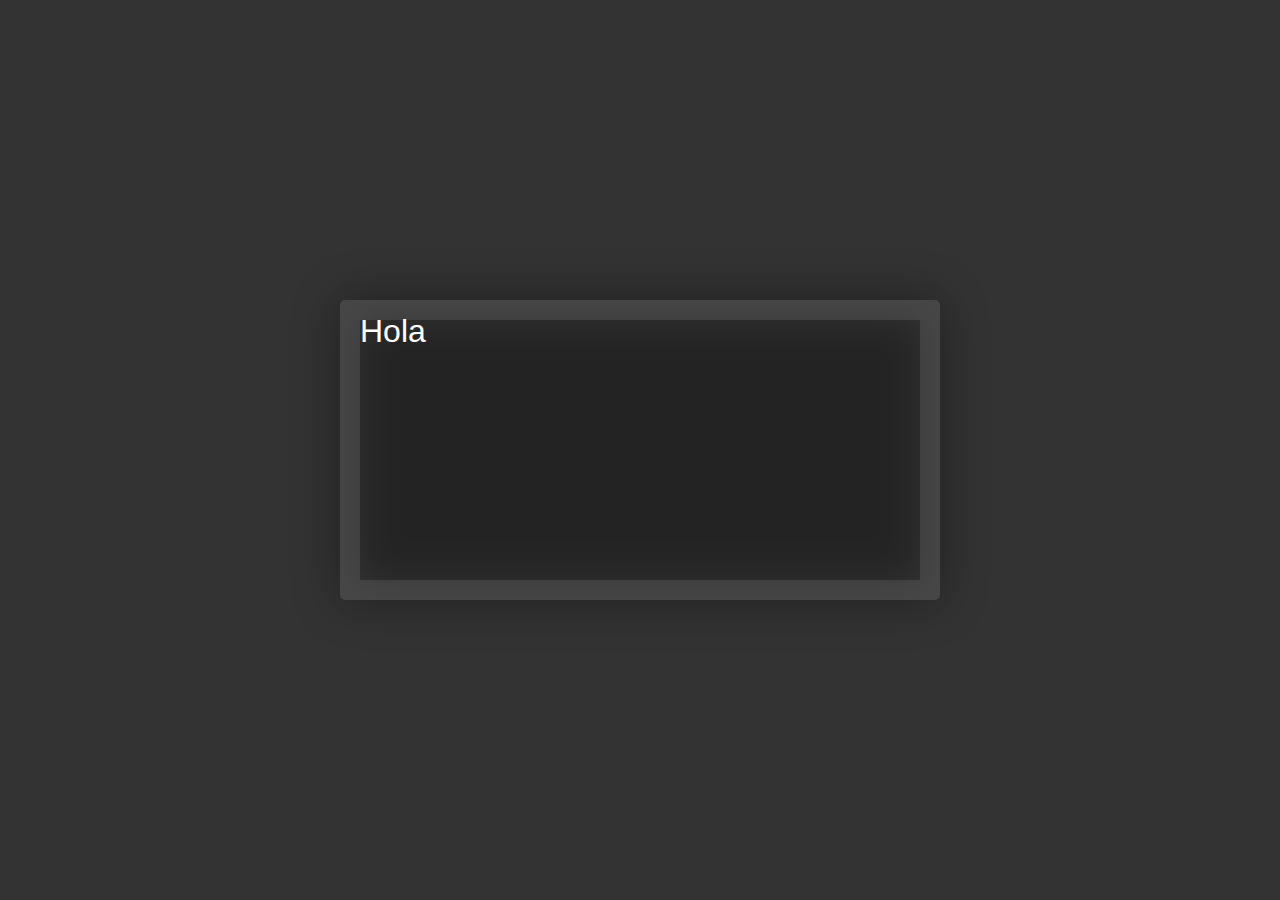
<file: cards-3D-effect/index.html>
<!DOCTYPE html>
<html lang="en">
<head>
    <meta charset="UTF-8">
    <meta http-equiv="X-UA-Compatible" content="IE=edge">
    <meta name="viewport" content="width=device-width, initial-scale=1.0">
    <title>Card 3D effect</title>
    <script src="./src/js/main.js" defer></script>
    <link rel="stylesheet" href="./src/css/main.css">
</head>
<body>
    <div class="container">
        <div class="card_container">
            <div class="cards">
                <h1>Hola</h1>
                <div class="bg"></div>
            </div>
        </div>
    </div>
</body>
</html>
</file>
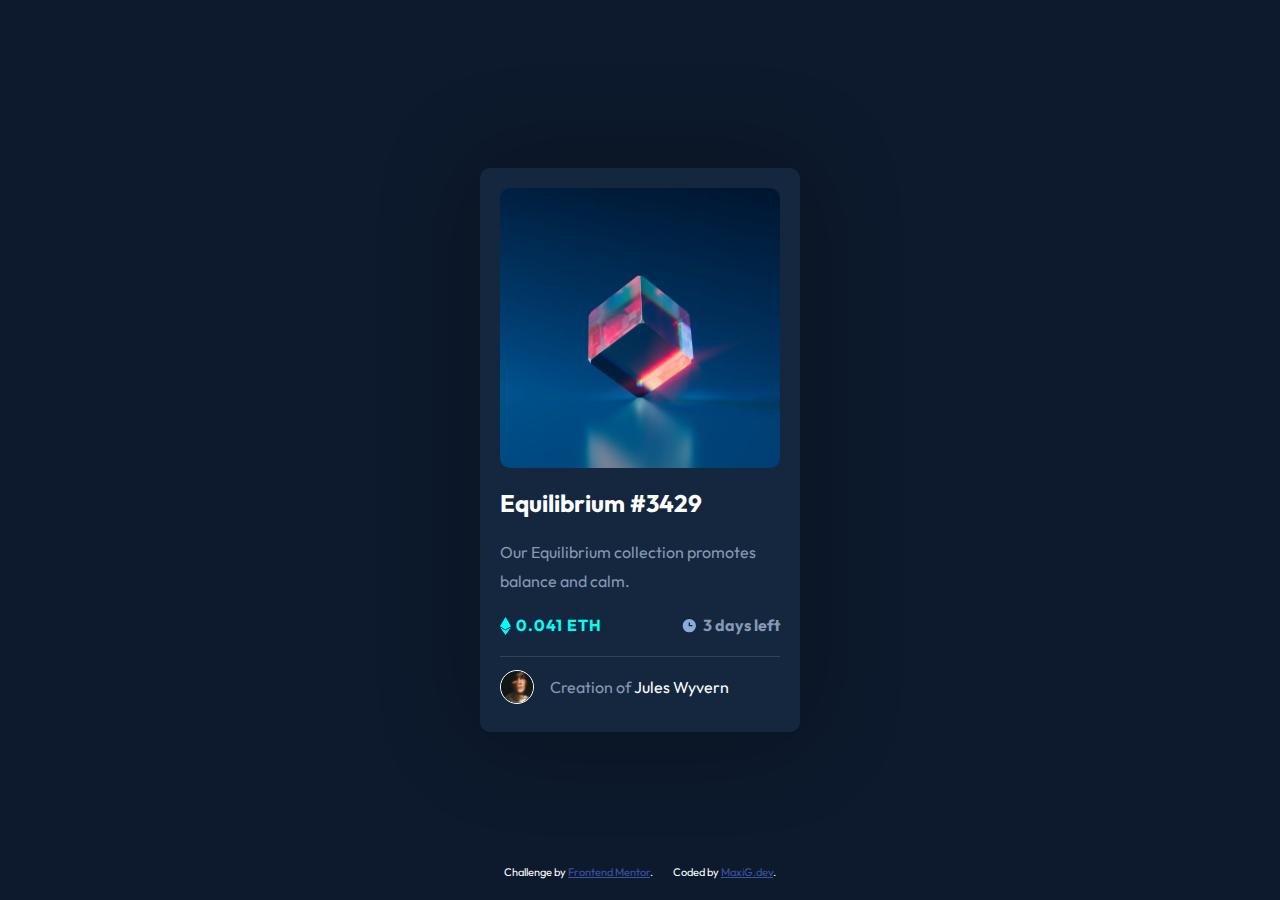
<file: nft-preview-card-component-main/index.html>
<!DOCTYPE html>
<html lang="en">
<head>
    <meta charset="UTF-8">
    <meta name="viewport" content="width=device-width, initial-scale=1.0">
    <!-- displays site properly based on user's device -->
    <link rel="stylesheet" href="./css/styles.css">
    <link rel="icon" type="image/png" sizes="32x32" href="./images/favicon-32x32.png">
    <link rel="preconnect" href="https://fonts.googleapis.com">
    <link rel="preconnect" href="https://fonts.gstatic.com" crossorigin>
    <link href="https://fonts.googleapis.com/css2?family=Outfit:wght@300;400;600&display=swap" rel="stylesheet">
    <title>Frontend Mentor | NFT preview card component</title>
    <!-- Feel free to remove these styles or customise in your own stylesheet 👍 -->
</head>
<body>
    <div class="main-component">
        <div class="container">
            <div class="image-container">
                <div class="image-preview"></div>
            </div>
            <h2>Equilibrium #3429</h2>
            <p>Our Equilibrium collection promotes balance and calm.</p>
            <span>
                <div class="price">
                    <img src="./images/icon-ethereum.svg" alt="">
                    <p>0.041 ETH</p>
                </div>
                <div class="time">
                    <img src="./images/icon-clock.svg" alt="">
                    <p>3 days left</p>
                </div>
            </span>
            <hr>
            <div class="owner">
                <img src="./images/image-avatar.png" alt="Owner avatar">
                <p>Creation of <a href="#">Jules Wyvern</a></p>
            </div>
        </div>
    </div>
    <div class="attribution">
        <p>Challenge by <a href="https://www.frontendmentor.io?ref=challenge" target="_blank" rel="noopener">Frontend Mentor</a>.</p>
        <p>Coded by <a href="https://maxig.dev" target="_blank" rel="noopener">MaxiG.dev</a>.</p>
    </div>
</body>
</html>
</file>
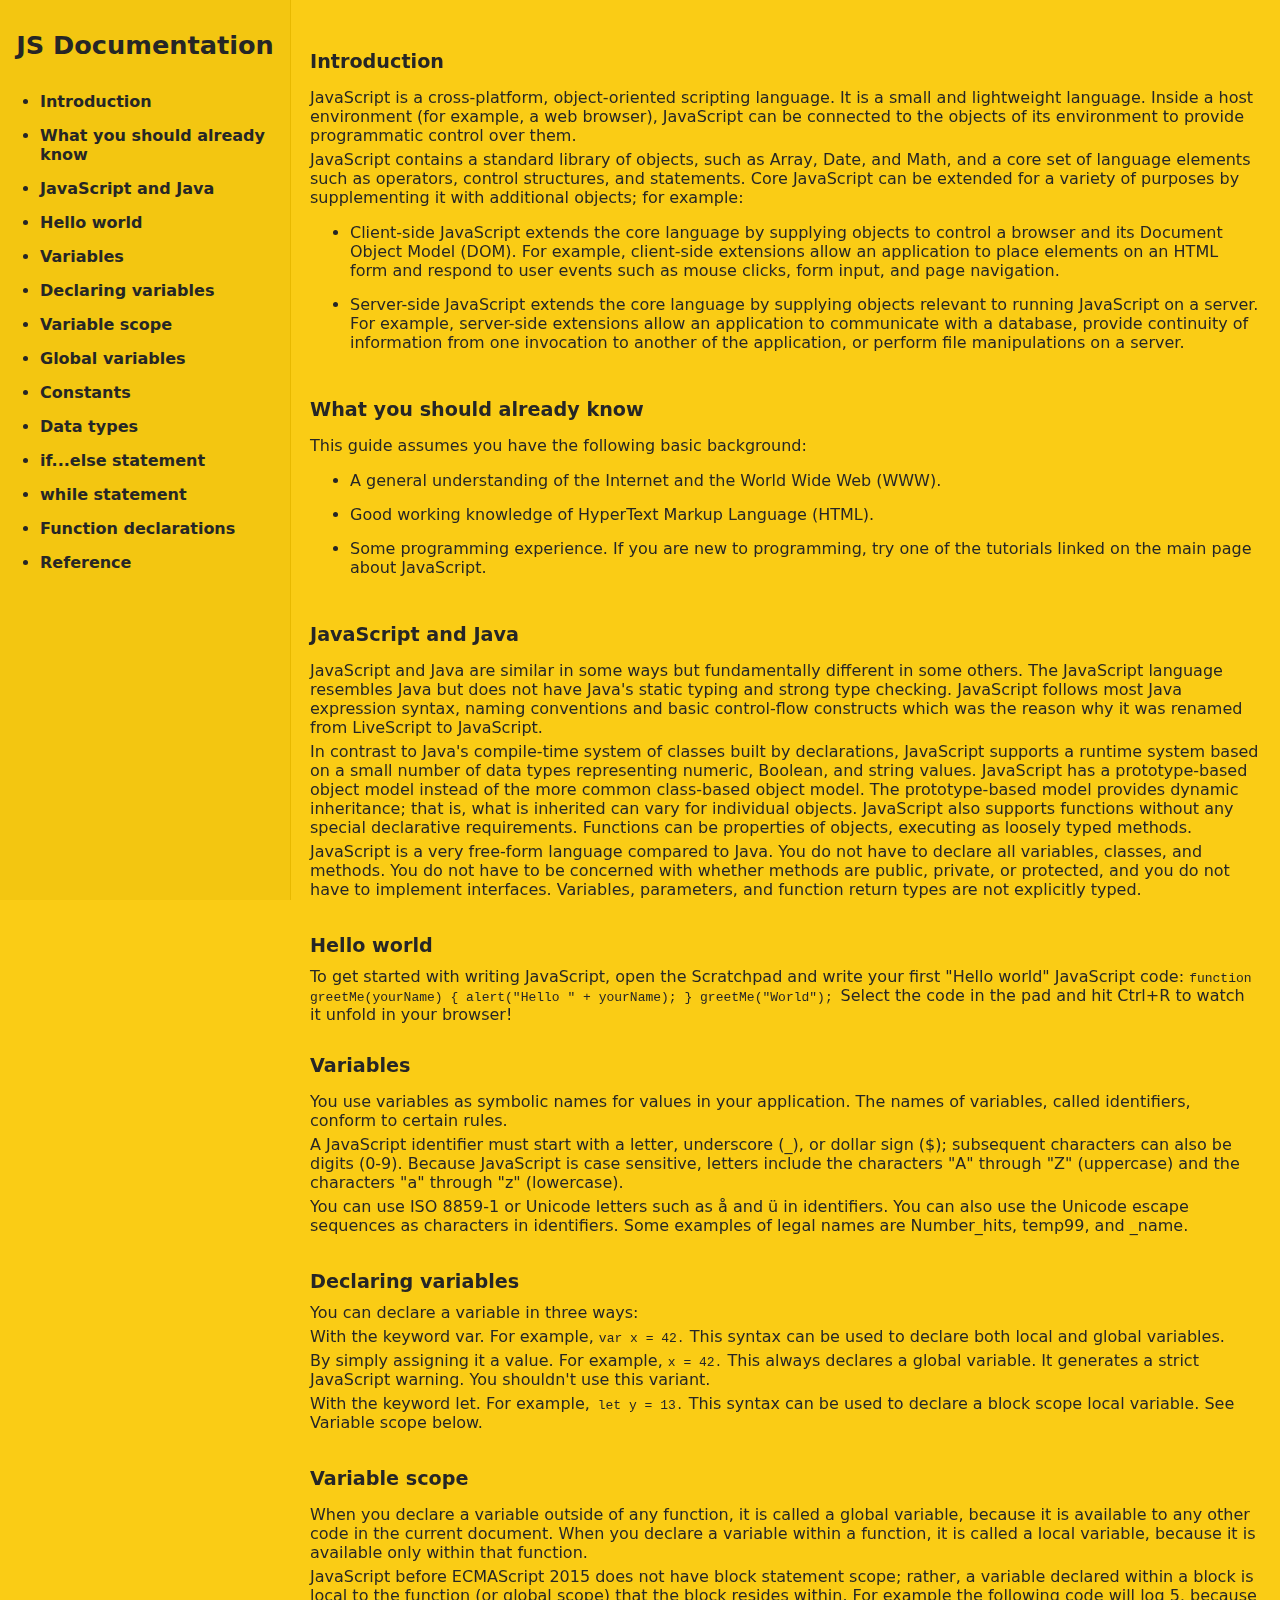
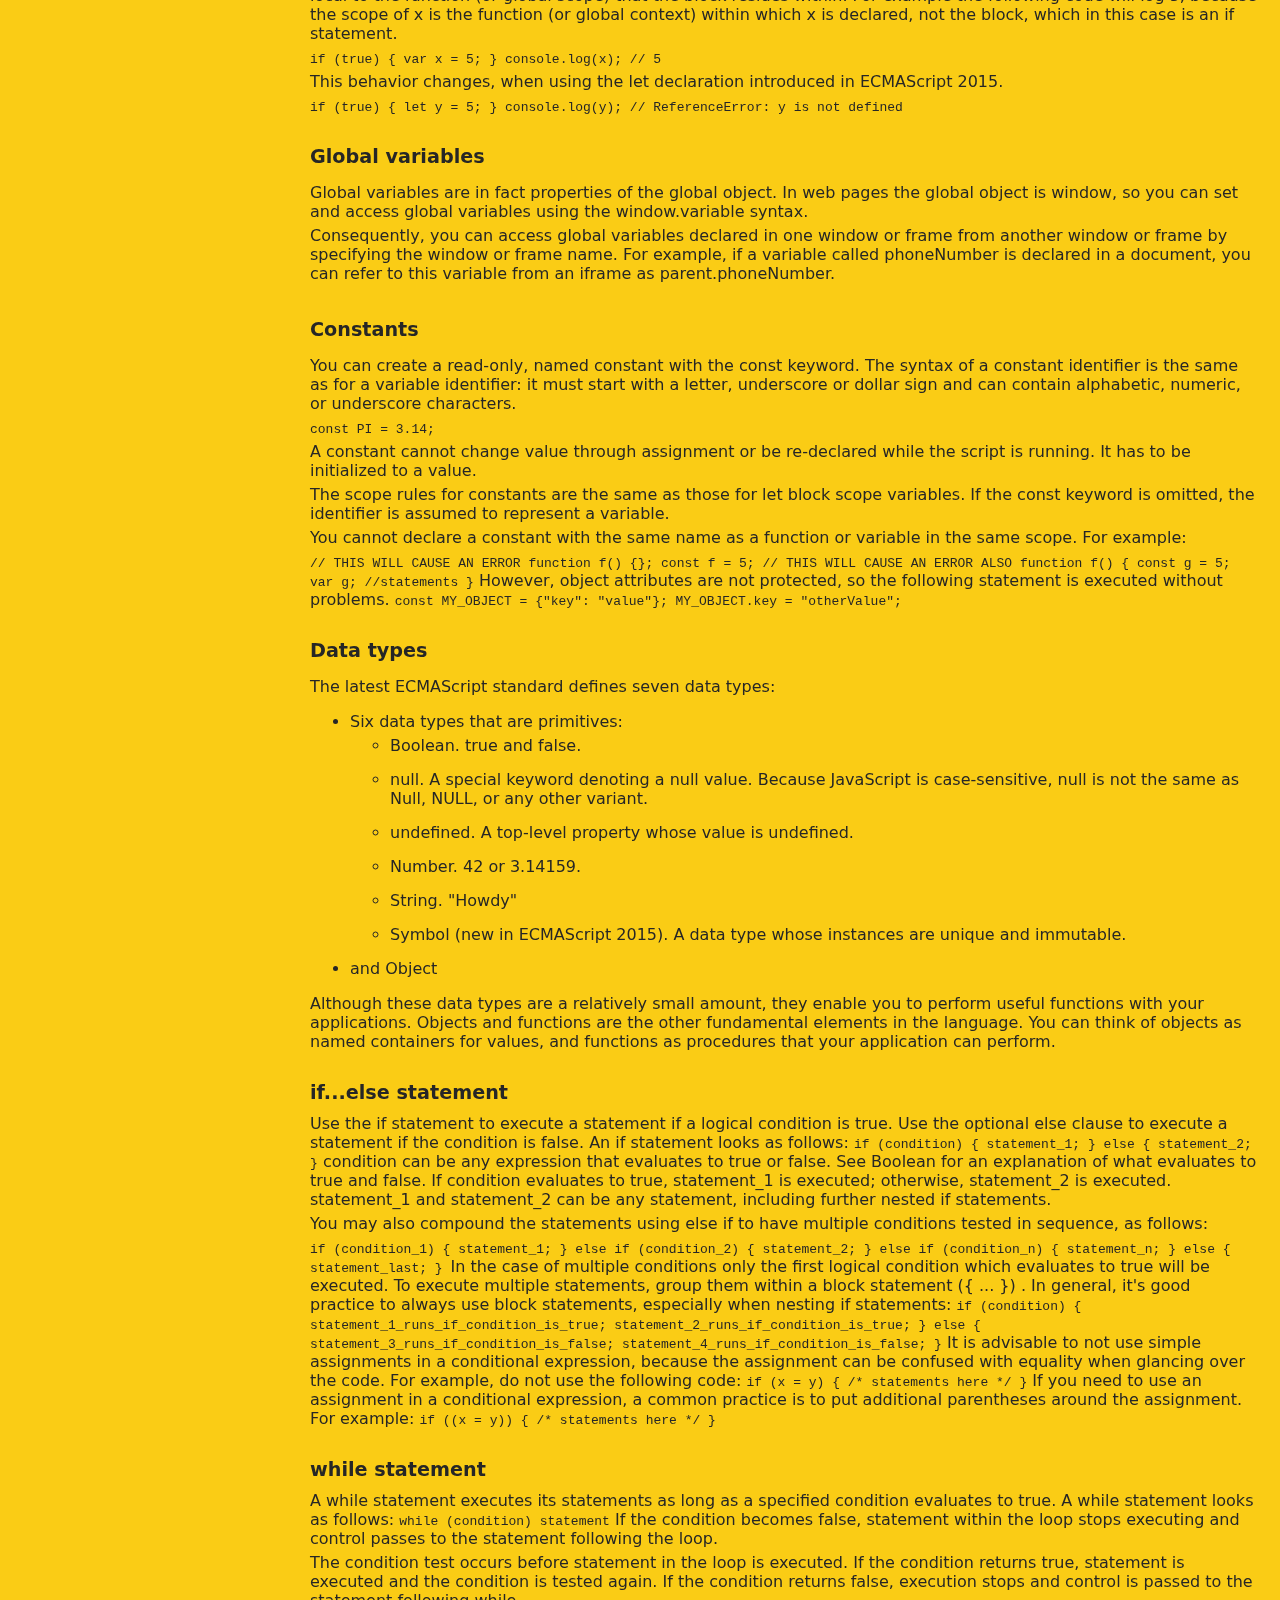
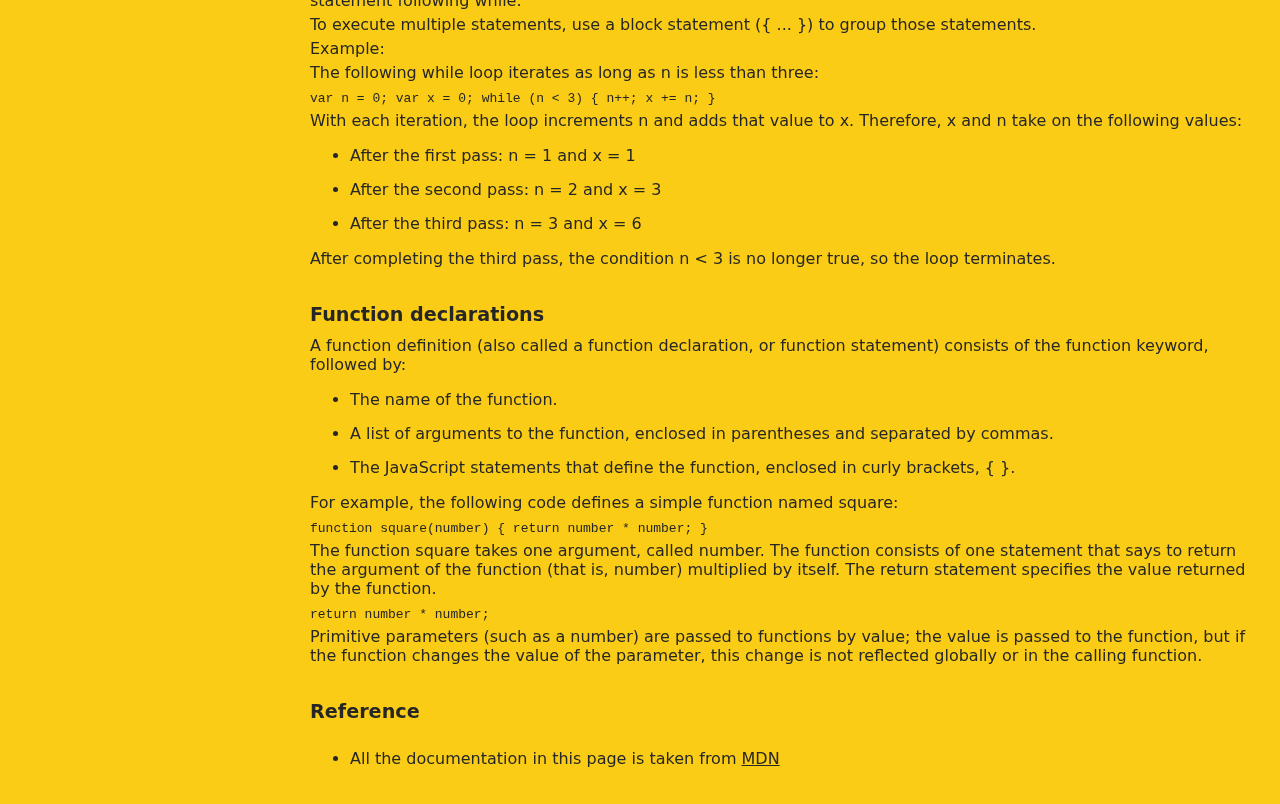
<file: FreeCodeCamp/Documentation-Page/index.html>
<!DOCTYPE html>
<html>
  <head>
    <meta charset="UTF-8">
    <meta name="viewport" content="width=device-width, initial-scale=1.0">
    <link rel="stylesheet" href="styles.css"/>
  </head>
  <body>
    <nav id="navbar">
      <header><h1>JS Documentation</h1></header>
      <ul>
        <li><a class="nav-link" href="#Introduction">Introduction</a></li>
        <li>
          <a class="nav-link" href="#What_you_should_already_know"
            >What you should already know</a
          >
        </li>
        <li>
          <a class="nav-link" href="#JavaScript_and_Java"
            >JavaScript and Java</a
          >
        </li>
        <li><a class="nav-link" href="#Hello_world">Hello world</a></li>
        <li><a class="nav-link" href="#Variables">Variables</a></li>
        <li>
          <a class="nav-link" href="#Declaring_variables"
            >Declaring variables</a
          >
        </li>
        <li><a class="nav-link" href="#Variable_scope">Variable scope</a></li>
        <li>
          <a class="nav-link" href="#Global_variables">Global variables</a>
        </li>
        <li><a class="nav-link" href="#Constants">Constants</a></li>
        <li><a class="nav-link" href="#Data_types">Data types</a></li>
        <li>
          <a class="nav-link" href="#if...else_statement"
            >if...else statement</a
          >
        </li>
        <li><a class="nav-link" href="#while_statement">while statement</a></li>
        <li>
          <a class="nav-link" href="#Function_declarations"
            >Function declarations</a
          >
        </li>
        <li><a class="nav-link" href="#Reference">Reference</a></li>
      </ul>
    </nav>
    <main id="main-doc">
      <section class="main-section" id="Introduction">
        <header>Introduction</header>
        <article>
          <p>
            JavaScript is a cross-platform, object-oriented scripting language.
            It is a small and lightweight language. Inside a host environment
            (for example, a web browser), JavaScript can be connected to the
            objects of its environment to provide programmatic control over
            them.
          </p>

          <p>
            JavaScript contains a standard library of objects, such as Array,
            Date, and Math, and a core set of language elements such as
            operators, control structures, and statements. Core JavaScript can
            be extended for a variety of purposes by supplementing it with
            additional objects; for example:
          </p>
          <ul>
            <li>
              Client-side JavaScript extends the core language by supplying
              objects to control a browser and its Document Object Model (DOM).
              For example, client-side extensions allow an application to place
              elements on an HTML form and respond to user events such as mouse
              clicks, form input, and page navigation.
            </li>
            <li>
              Server-side JavaScript extends the core language by supplying
              objects relevant to running JavaScript on a server. For example,
              server-side extensions allow an application to communicate with a
              database, provide continuity of information from one invocation to
              another of the application, or perform file manipulations on a
              server.
            </li>
          </ul>
        </article>
      </section>
      <section class="main-section" id="What_you_should_already_know">
        <header>What you should already know</header>
        <article>
          <p>This guide assumes you have the following basic background:</p>

          <ul>
            <li>
              A general understanding of the Internet and the World Wide Web
              (WWW).
            </li>
            <li>Good working knowledge of HyperText Markup Language (HTML).</li>
            <li>
              Some programming experience. If you are new to programming, try
              one of the tutorials linked on the main page about JavaScript.
            </li>
          </ul>
        </article>
      </section>
      <section class="main-section" id="JavaScript_and_Java">
        <header>JavaScript and Java</header>
        <article>
          <p>
            JavaScript and Java are similar in some ways but fundamentally
            different in some others. The JavaScript language resembles Java but
            does not have Java's static typing and strong type checking.
            JavaScript follows most Java expression syntax, naming conventions
            and basic control-flow constructs which was the reason why it was
            renamed from LiveScript to JavaScript.
          </p>

          <p>
            In contrast to Java's compile-time system of classes built by
            declarations, JavaScript supports a runtime system based on a small
            number of data types representing numeric, Boolean, and string
            values. JavaScript has a prototype-based object model instead of the
            more common class-based object model. The prototype-based model
            provides dynamic inheritance; that is, what is inherited can vary
            for individual objects. JavaScript also supports functions without
            any special declarative requirements. Functions can be properties of
            objects, executing as loosely typed methods.
          </p>
          <p>
            JavaScript is a very free-form language compared to Java. You do not
            have to declare all variables, classes, and methods. You do not have
            to be concerned with whether methods are public, private, or
            protected, and you do not have to implement interfaces. Variables,
            parameters, and function return types are not explicitly typed.
          </p>
        </article>
      </section>
      <section class="main-section" id="Hello_world">
        <header>Hello world</header>
        <article>
          To get started with writing JavaScript, open the Scratchpad and write
          your first "Hello world" JavaScript code:
          <code
            >function greetMe(yourName) { alert("Hello " + yourName); }
            greetMe("World");
          </code>

          Select the code in the pad and hit Ctrl+R to watch it unfold in your
          browser!
        </article>
      </section>
      <section class="main-section" id="Variables">
        <header>Variables</header>
        <p>
          You use variables as symbolic names for values in your application.
          The names of variables, called identifiers, conform to certain rules.
        </p>
        <p>
          A JavaScript identifier must start with a letter, underscore (_), or
          dollar sign ($); subsequent characters can also be digits (0-9).
          Because JavaScript is case sensitive, letters include the characters
          "A" through "Z" (uppercase) and the characters "a" through "z"
          (lowercase).
        </p>
        <p>
          You can use ISO 8859-1 or Unicode letters such as å and ü in
          identifiers. You can also use the Unicode escape sequences as
          characters in identifiers. Some examples of legal names are
          Number_hits, temp99, and _name.
        </p>
      </section>
      <section class="main-section" id="Declaring_variables">
        <header>Declaring variables</header>
        <article>
          You can declare a variable in three ways:
          <p>
            With the keyword var. For example, <code>var x = 42.</code> This
            syntax can be used to declare both local and global variables.
          </p>
          <p>
            By simply assigning it a value. For example,
            <code>x = 42.</code> This always declares a global variable. It
            generates a strict JavaScript warning. You shouldn't use this
            variant.
          </p>
          <p>
            With the keyword let. For example,<code> let y = 13.</code> This
            syntax can be used to declare a block scope local variable. See
            Variable scope below.
          </p>
        </article>
      </section>
      <section class="main-section" id="Variable_scope">
        <header>Variable scope</header>
        <article>
          <p>
            When you declare a variable outside of any function, it is called a
            global variable, because it is available to any other code in the
            current document. When you declare a variable within a function, it
            is called a local variable, because it is available only within that
            function.
          </p>

          <p>
            JavaScript before ECMAScript 2015 does not have block statement
            scope; rather, a variable declared within a block is local to the
            function (or global scope) that the block resides within. For
            example the following code will log 5, because the scope of x is the
            function (or global context) within which x is declared, not the
            block, which in this case is an if statement.
          </p>
          <code>if (true) { var x = 5; } console.log(x); // 5</code>
          <p>
            This behavior changes, when using the let declaration introduced in
            ECMAScript 2015.
          </p>

          <code
            >if (true) { let y = 5; } console.log(y); // ReferenceError: y is
            not defined</code
          >
        </article>
      </section>
      <section class="main-section" id="Global_variables">
        <header>Global variables</header>
        <article>
          <p>
            Global variables are in fact properties of the global object. In web
            pages the global object is window, so you can set and access global
            variables using the window.variable syntax.
          </p>

          <p>
            Consequently, you can access global variables declared in one window
            or frame from another window or frame by specifying the window or
            frame name. For example, if a variable called phoneNumber is
            declared in a document, you can refer to this variable from an
            iframe as parent.phoneNumber.
          </p>
        </article>
      </section>
      <section class="main-section" id="Constants">
        <header>Constants</header>
        <article>
          <p>
            You can create a read-only, named constant with the const keyword.
            The syntax of a constant identifier is the same as for a variable
            identifier: it must start with a letter, underscore or dollar sign
            and can contain alphabetic, numeric, or underscore characters.
          </p>

          <code>const PI = 3.14;</code>
          <p>
            A constant cannot change value through assignment or be re-declared
            while the script is running. It has to be initialized to a value.
          </p>

          <p>
            The scope rules for constants are the same as those for let block
            scope variables. If the const keyword is omitted, the identifier is
            assumed to represent a variable.
          </p>

          <p>
            You cannot declare a constant with the same name as a function or
            variable in the same scope. For example:
          </p>

          <code
            >// THIS WILL CAUSE AN ERROR function f() {}; const f = 5; // THIS
            WILL CAUSE AN ERROR ALSO function f() { const g = 5; var g;
            //statements }</code
          >
          However, object attributes are not protected, so the following
          statement is executed without problems.
          <code
            >const MY_OBJECT = {"key": "value"}; MY_OBJECT.key =
            "otherValue";</code
          >
        </article>
      </section>
      <section class="main-section" id="Data_types">
        <header>Data types</header>
        <article>
          <p>The latest ECMAScript standard defines seven data types:</p>
          <ul>
            <li>
              <p>Six data types that are primitives:</p>
              <ul>
                <li>Boolean. true and false.</li>
                <li>
                  null. A special keyword denoting a null value. Because
                  JavaScript is case-sensitive, null is not the same as Null,
                  NULL, or any other variant.
                </li>
                <li>
                  undefined. A top-level property whose value is undefined.
                </li>
                <li>Number. 42 or 3.14159.</li>
                <li>String. "Howdy"</li>
                <li>
                  Symbol (new in ECMAScript 2015). A data type whose instances
                  are unique and immutable.
                </li>
              </ul>
            </li>

            <li>and Object</li>
          </ul>
          Although these data types are a relatively small amount, they enable
          you to perform useful functions with your applications. Objects and
          functions are the other fundamental elements in the language. You can
          think of objects as named containers for values, and functions as
          procedures that your application can perform.
        </article>
      </section>
      <section class="main-section" id="if...else_statement">
        <header>if...else statement</header>
        <article>
          Use the if statement to execute a statement if a logical condition is
          true. Use the optional else clause to execute a statement if the
          condition is false. An if statement looks as follows:

          <code>if (condition) { statement_1; } else { statement_2; }</code>
          condition can be any expression that evaluates to true or false. See
          Boolean for an explanation of what evaluates to true and false. If
          condition evaluates to true, statement_1 is executed; otherwise,
          statement_2 is executed. statement_1 and statement_2 can be any
          statement, including further nested if statements.
          <p>
            You may also compound the statements using else if to have multiple
            conditions tested in sequence, as follows:
          </p>
          <code
            >if (condition_1) { statement_1; } else if (condition_2) {
            statement_2; } else if (condition_n) { statement_n; } else {
            statement_last; }
          </code>
          In the case of multiple conditions only the first logical condition
          which evaluates to true will be executed. To execute multiple
          statements, group them within a block statement ({ ... }) . In
          general, it's good practice to always use block statements, especially
          when nesting if statements:

          <code
            >if (condition) { statement_1_runs_if_condition_is_true;
            statement_2_runs_if_condition_is_true; } else {
            statement_3_runs_if_condition_is_false;
            statement_4_runs_if_condition_is_false; }</code
          >
          It is advisable to not use simple assignments in a conditional
          expression, because the assignment can be confused with equality when
          glancing over the code. For example, do not use the following code:
          <code>if (x = y) { /* statements here */ }</code> If you need to use
          an assignment in a conditional expression, a common practice is to put
          additional parentheses around the assignment. For example:

          <code>if ((x = y)) { /* statements here */ }</code>
        </article>
      </section>
      <section class="main-section" id="while_statement">
        <header>while statement</header>
        <article>
          A while statement executes its statements as long as a specified
          condition evaluates to true. A while statement looks as follows:

          <code>while (condition) statement</code> If the condition becomes
          false, statement within the loop stops executing and control passes to
          the statement following the loop.

          <p>
            The condition test occurs before statement in the loop is executed.
            If the condition returns true, statement is executed and the
            condition is tested again. If the condition returns false, execution
            stops and control is passed to the statement following while.
          </p>

          <p>
            To execute multiple statements, use a block statement ({ ... }) to
            group those statements.
          </p>

          Example:

          <p>
            The following while loop iterates as long as n is less than three:
          </p>

          <code>var n = 0; var x = 0; while (n &lt; 3) { n++; x += n; }</code>
          <p>
            With each iteration, the loop increments n and adds that value to x.
            Therefore, x and n take on the following values:
          </p>

          <ul>
            <li>After the first pass: n = 1 and x = 1</li>
            <li>After the second pass: n = 2 and x = 3</li>
            <li>After the third pass: n = 3 and x = 6</li>
          </ul>
          <p>
            After completing the third pass, the condition n &lt; 3 is no longer
            true, so the loop terminates.
          </p>
        </article>
      </section>
      <section class="main-section" id="Function_declarations">
        <header>Function declarations</header>
        <article>
          A function definition (also called a function declaration, or function
          statement) consists of the function keyword, followed by:

          <ul>
            <li>The name of the function.</li>
            <li>
              A list of arguments to the function, enclosed in parentheses and
              separated by commas.
            </li>
            <li>
              The JavaScript statements that define the function, enclosed in
              curly brackets, { }.
            </li>
          </ul>
          <p>
            For example, the following code defines a simple function named
            square:
          </p>

          <code>function square(number) { return number * number; }</code>
          <p>
            The function square takes one argument, called number. The function
            consists of one statement that says to return the argument of the
            function (that is, number) multiplied by itself. The return
            statement specifies the value returned by the function.
          </p>
          <code>return number * number;</code>
          <p>
            Primitive parameters (such as a number) are passed to functions by
            value; the value is passed to the function, but if the function
            changes the value of the parameter, this change is not reflected
            globally or in the calling function.
          </p>
        </article>
      </section>
      <section class="main-section" id="Reference">
        <header>Reference</header>
        <article>
          <ul>
            <li>
              All the documentation in this page is taken from
              <a
                href="https://developer.mozilla.org/en-US/docs/Web/JavaScript/Guide"
                target="_blank"
                >MDN</a
              >
            </li>
          </ul>
        </article>
      </section>
    </main>
  </body>
</html>
</file>
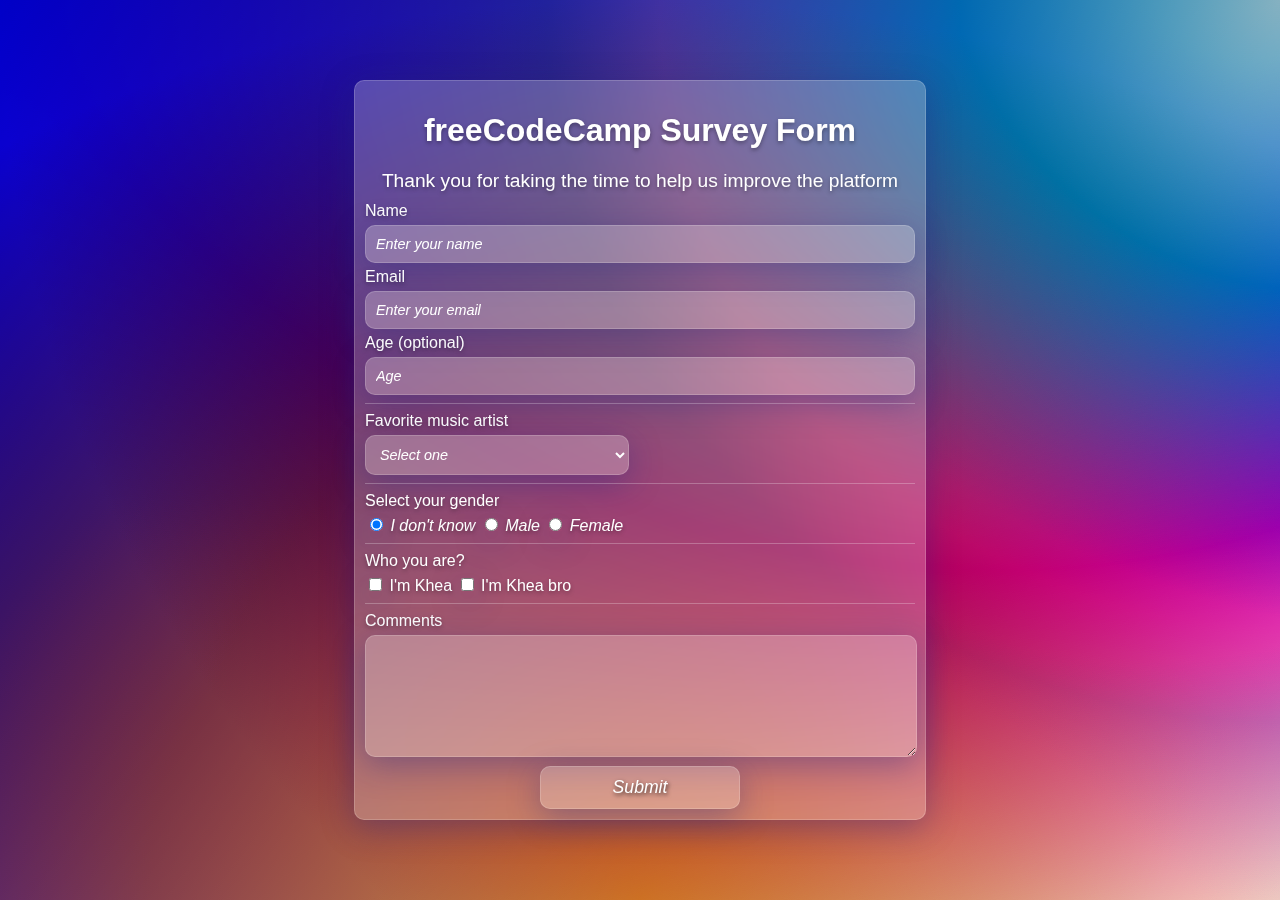
<file: FreeCodeCamp/form-1/index.html>
<!DOCTYPE html>
<html>
<head>
  <link rel="stylesheet" href="styles.css">
</head>
<body>
  <main>
    <div class="form-1"></div>
    <div class="form-2"></div>
    <div class="form-container">
      <h1 id="title">freeCodeCamp Survey Form</h1>
      <p id="description">Thank you for taking the time to help us improve the platform</p>
      <form id="survey-form">
        <div class="user">
          <label id="name-label">Name</label>
          <input type="text" name="name" id="name" placeholder="Enter your name" required>
          <label id="email-label">Email</label>
          <input type="email" name="email" id="email" placeholder="Enter your email" required>
          <label id="number-label">Age (optional)</label>
          <input type="number" name="number" id="number" min="2" max="120" placeholder="Age" required>
        </div>
        <hr>
        <p>Favorite music artist</p>
        <select id="dropdown">
          <option value="">Select one</option>
          <option value="Duki">I like Duki</option>
          <option value="Duko">I like Duko</option>
          <option value="Khea">I don't like Duki, but I like Khea bro</option>
        </select>
        <hr>
        <div class="gender">
          <p>Select your gender</p>
          <label>
            <input type="radio" name="gender" value="I don't know" checked />
            I don't know
          </label>
          <label>
            <input type="radio" name="gender" value="Male" />
            Male
          </label>
          <label>
            <input type="radio" name="gender" value="Female" />
            Female
          </label>
        </div>
        <hr>
        <div class="who-you-are">
          <p>Who you are?</p>
          <label>
            <input type="checkbox" name="Who-you-are" value="I'm Khea" />
            I'm Khea
          </label>
          <label>
            <input type="checkbox" name="Who-you-are" value="I'm Khea bro" />
            I'm Khea bro
          </label>
        </div>
        <hr>
        <div class="comments">
          <p>Comments</p>
          <textarea></textarea>
        </div>
        <div class="submit">
          <input id="submit" type="submit" value="Submit">
        </div>
      </form>
    </div>
  </main>
</body>

</html>
</file>
<file: nft-preview-card-component-main/css/styles.css>
:root {
    --bg-color: #0d1a2d;
    --div-color: #15273f;
    --gray-text: #8599b4;
    --cyan-color: #00FFF8;
}

.attribution {
    font-size: 11px;
    position: absolute;
    bottom: 10px;
    width: 100%;
    display: flex;
    justify-content: center;
}
.attribution p {
    padding-right: 10px;
    padding-left: 10px;
}
.attribution a {
    color: hsl(228, 45%, 44%);
}

body {
    background-color: var(--bg-color);
    margin: 0;
    color: white;
    font-family: 'Outfit', sans-serif;
}

.main-component {
    width: 100%;
    height: 100vh;
    display: flex;
    justify-content: center;
    align-items: center;
}

.container {
    background-color: var(--div-color);
    margin: 15px;
    max-width: 280px;
    min-width: 240px;
    border-radius: 10px;
    -webkit-border-radius: 10px;
    -moz-border-radius: 10px;
    -ms-border-radius: 10px;
    -o-border-radius: 10px;
    box-shadow: rgba(0, 0, 0, 0.3) 0px 0px 100px;
    padding: 20px;
}

.container .image-container, .container .image-preview {
    width: 100%;
    aspect-ratio: 1/1;
    border-radius: 10px;
    -webkit-border-radius: 10px;
    -moz-border-radius: 10px;
    -ms-border-radius: 10px;
    -o-border-radius: 10px;
}

.container .image-container{
    background-image: url(../images/image-equilibrium.jpg);
    background-size: contain;
}

.container .image-preview {
    background-color: #00fff780;
    background-image: url(../images/icon-view.svg);
    background-repeat: no-repeat;
    background-position: center;
    opacity: 0;
    cursor: pointer;
    transition: opacity 500ms;
    -webkit-transition: opacity 500ms;
    -moz-transition: opacity 500ms;
    -ms-transition: opacity 500ms;
    -o-transition: opacity 500ms;
}

.container .image-preview:hover {
    opacity: 1;
}

.container h2 {
    transition: color 500ms;
    -webkit-transition: color 500ms;
    -moz-transition: color 500ms;
    -ms-transition: color 500ms;
    -o-transition: color 500ms;
    cursor: pointer;
}

.container h2:hover {
    color: var(--cyan-color);
} 

.container p {
    color: var(--gray-text);
    line-height: 1.8em;
}

.container p:nth-child(3) {
    margin-bottom: 0;
}

.container span {
    display: flex;
    justify-content: space-between;
}

.container span div{
    display: flex;
    align-items: center;
    font-weight: bold;
}

.container span .price p{
    color: var(--cyan-color);
    letter-spacing: 1px;
}

.container span img {
    width: auto;
    margin-right: 5px;
}

.container hr {
    margin: 0;
    opacity: 25%;
    border: unset;
    border-bottom: 1px solid var(--gray-text);
}

.container .owner {
    margin-top: 5px;
    width: 100%;
    height: 50px;
    display: flex;
    align-items: center;
}

.container .owner img {
    width: auto;
    height: 2em;
    border: white solid 1px;
    border-radius: 50%;
    -webkit-border-radius: 50%;
    -moz-border-radius: 50%;
    -ms-border-radius: 50%;
    -o-border-radius: 50%;
    margin-right: 16px;
}

.container .owner a {
    color: white;
    text-decoration: none;
    transition: color 500ms;
    -webkit-transition: color 500ms;
    -moz-transition: color 500ms;
    -ms-transition: color 500ms;
    -o-transition: color 500ms;
}

.container .owner a:hover {
    color: var(--cyan-color);
}
</file>
<file: FreeCodeCamp/Documentation-Page/styles.css>
* {
    scrollbar-width: auto;
    scrollbar-color: #ffc800 #ffffff;
}
  *::-webkit-scrollbar {
    width: 16px;
}
  *::-webkit-scrollbar-track {
    background: #ffffff;
}
  *::-webkit-scrollbar-thumb {
    background-color: #ffc800;
    border-radius: 10px;
    border: 2px solid #ffffff;
}

html {
    scroll-behavior: smooth;
}

body {
    margin: 0;
    width: 100%;
    background: #facc15;
    font-family: ui-sans-serif, system-ui, -apple-system, BlinkMacSystemFont, "Segoe UI", Roboto, "Helvetica Neue", Arial, "Noto Sans", sans-serif, "Apple Color Emoji", "Segoe UI Emoji", "Segoe UI Symbol", "Noto Color Emoji";
    color: #262626;
    display: flex;
}

#navbar {
    background-color: #f3c611;
    width: 290px;
    height: 100%;
    position: fixed;
    font-weight: bold;
    border-right: #e8b900 solid 1px;
}
#navbar a {
    text-decoration: none;
}

#navbar li:hover {
    text-decoration: underline;
}  

#main-doc {
    padding: 20px;
    width: calc(100% - 330px);
    transform: translateX(290px);
    -webkit-transform: translateX(290px);
    -moz-transform: translateX(290px);
    -ms-transform: translateX(290px);
    -o-transform: translateX(290px);
}

section {
    padding-top: 30px;
}

section header {
    font-size: 1.2em;
    font-weight: bold;
    padding-bottom: 10px;
}

h1 {
    text-align: center;
    padding-bottom: 15px;
    font-size: 1.6em;
    margin-top: 30px;
}
p {
    margin: 5px 0;
}

li {
    margin-bottom: 15px;
}

a {
    color: #262626;
}

@media only screen and (max-width: 700px) {
    #navbar header {
        position: fixed;
        width: 100%;
        background-color: #e8b900;
    }
    h1 {
        padding: 0;
        margin: 10px;
    }
    #navbar {
        background-color: #f3c611;
        width: 100%;
        height: 250px;
        position: fixed;
        font-weight: bold;
        border-bottom: #e8b900 solid 1px;
        overflow-y: scroll;
        z-index: 1;
        -ms-overflow-style: none;
        scrollbar-width: none;
    }
    #navbar::-webkit-scrollbar {
        display: none;
    }
    #navbar ul {
        margin-top: 70px;
    }
    #main-doc {
        padding: 20px;
        width: 100%;
        margin-top: 220px;
        transform: translateX(0px);
        -webkit-transform: translateX(0px);
        -moz-transform: translateX(0px);
        -ms-transform: translateX(0px);
        -o-transform: translateX(0px);
    }
}
</file>
<file: FreeCodeCamp/form-1/styles.css>
body {
    margin: 0;
    width: 100%;
    height: 100vh;
    background: linear-gradient(126.95deg, #000000 0%, #F9FFB1 100%), radial-gradient(91.23% 100% at 50% 100%, #BE002E 0%, #6100FF 100%), linear-gradient(307.27deg, #1DAC92 0.37%, #2800C6 100%), radial-gradient(100% 140% at 100% 0%, #EAFF6B 0%, #006C7A 57.29%, #2200AA 100%);
    background-blend-mode: overlay, difference, difference, normal;
    background-size: cover;
    font-family: Arial, system-ui, -apple-system, BlinkMacSystemFont, 'Segoe UI', Roboto, Oxygen, Ubuntu, Cantarell, 'Open Sans', 'Helvetica Neue', sans-serif;
    color: white;
    text-shadow: 0 2px 4px rgba(0, 0, 0, 0.35);
}

p {
    margin: 5px 0;
}

main {
    width: 100%;
    height: 100vh;
    display: flex;
    justify-content: center;
    align-items: center;
}

h1 {
    text-align: center;
}

#description {
    font-size: 1.2em;
    text-align: center;
}

.form-container {
    max-width: 550px;
    width: 80%;
    min-width: 266px;
    background: rgba( 255, 255, 255, 0.25 );
    box-shadow: 0 8px 32px 0 rgba( 31, 38, 135, 0.37 );
    backdrop-filter: blur( 4px );
    -webkit-backdrop-filter: blur( 4px );
    border-radius: 10px;
    border: 1px solid rgba( 255, 255, 255, 0.18 );
    padding: 10px;
}

input, select, textarea {
    background: rgba( 255, 255, 255, 0.25 );
    box-shadow: 0 8px 32px 0 rgba( 31, 38, 135, 0.37 );
    border-radius: 10px;
    border: 1px solid rgba( 255, 255, 255, 0.18 );
    padding: 10px;
    color: white;
    font-size: 0.9em;
    font-style: italic;
}

input::placeholder {
    color: white;
}

.user {
    display: flex;
    flex-direction: column;
}

.user label {
    padding: 5px 0;
}

option {
    background-color: rgba(170, 114, 152, 0.824);
}

.gender label {
    font-style: italic;
}

textarea {
    max-width: calc(100% - 20px);
    width: calc(100% - 20px);
    height: 100px;
    font-size: 14px;
    font-family: Arial;
}

.submit {
    width: 100%;
    display: flex;
    justify-content: center;
}

input[type="submit"] {
    margin-top: 5px;
    width: 200px;
    font-size: 1.1em;
    cursor: pointer;
    text-shadow: 1px 2px 4px rgba(0, 0, 0, 0.75);
}

hr {
    opacity: 25%;
    border: unset;
    border-bottom: 1px solid white;
}
</file>
<file: cards-3D-effect/src/css/main.css>
@import 'reset.css';
@import 'styles.css';
</file>
